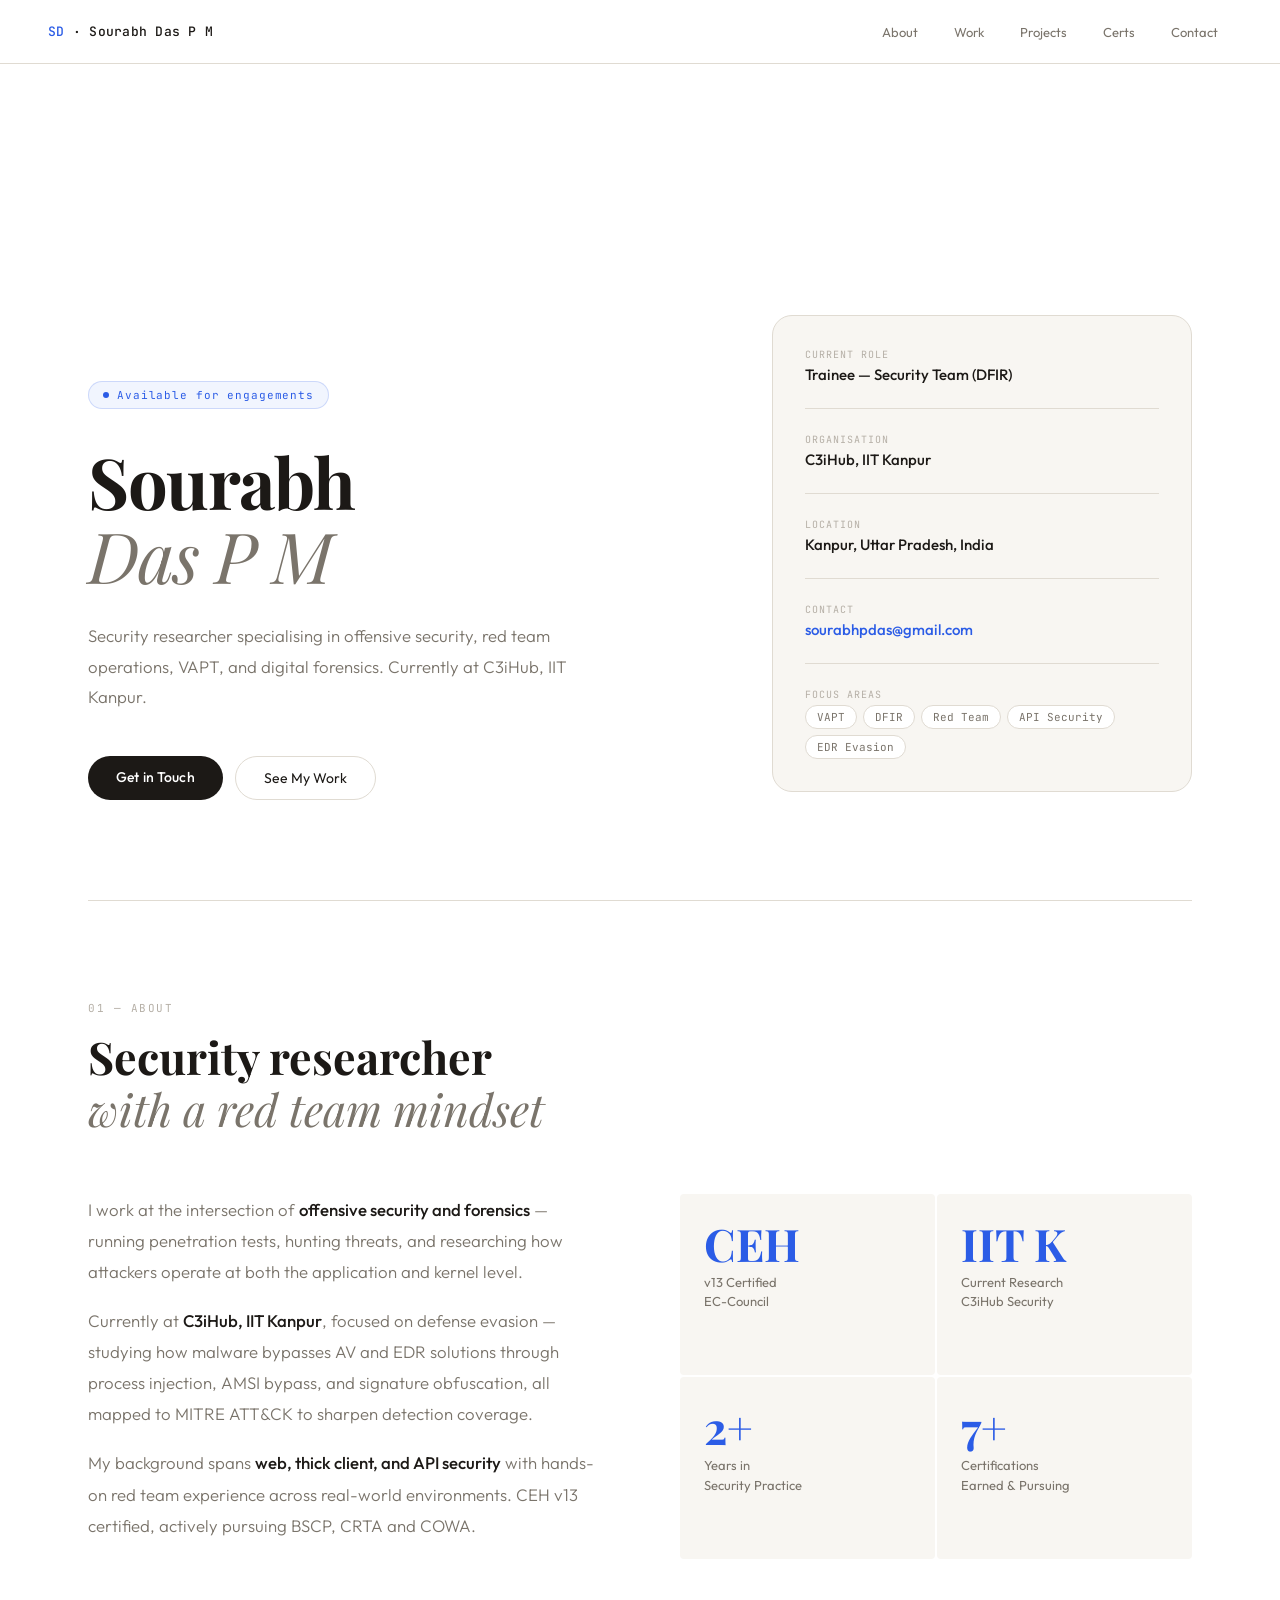
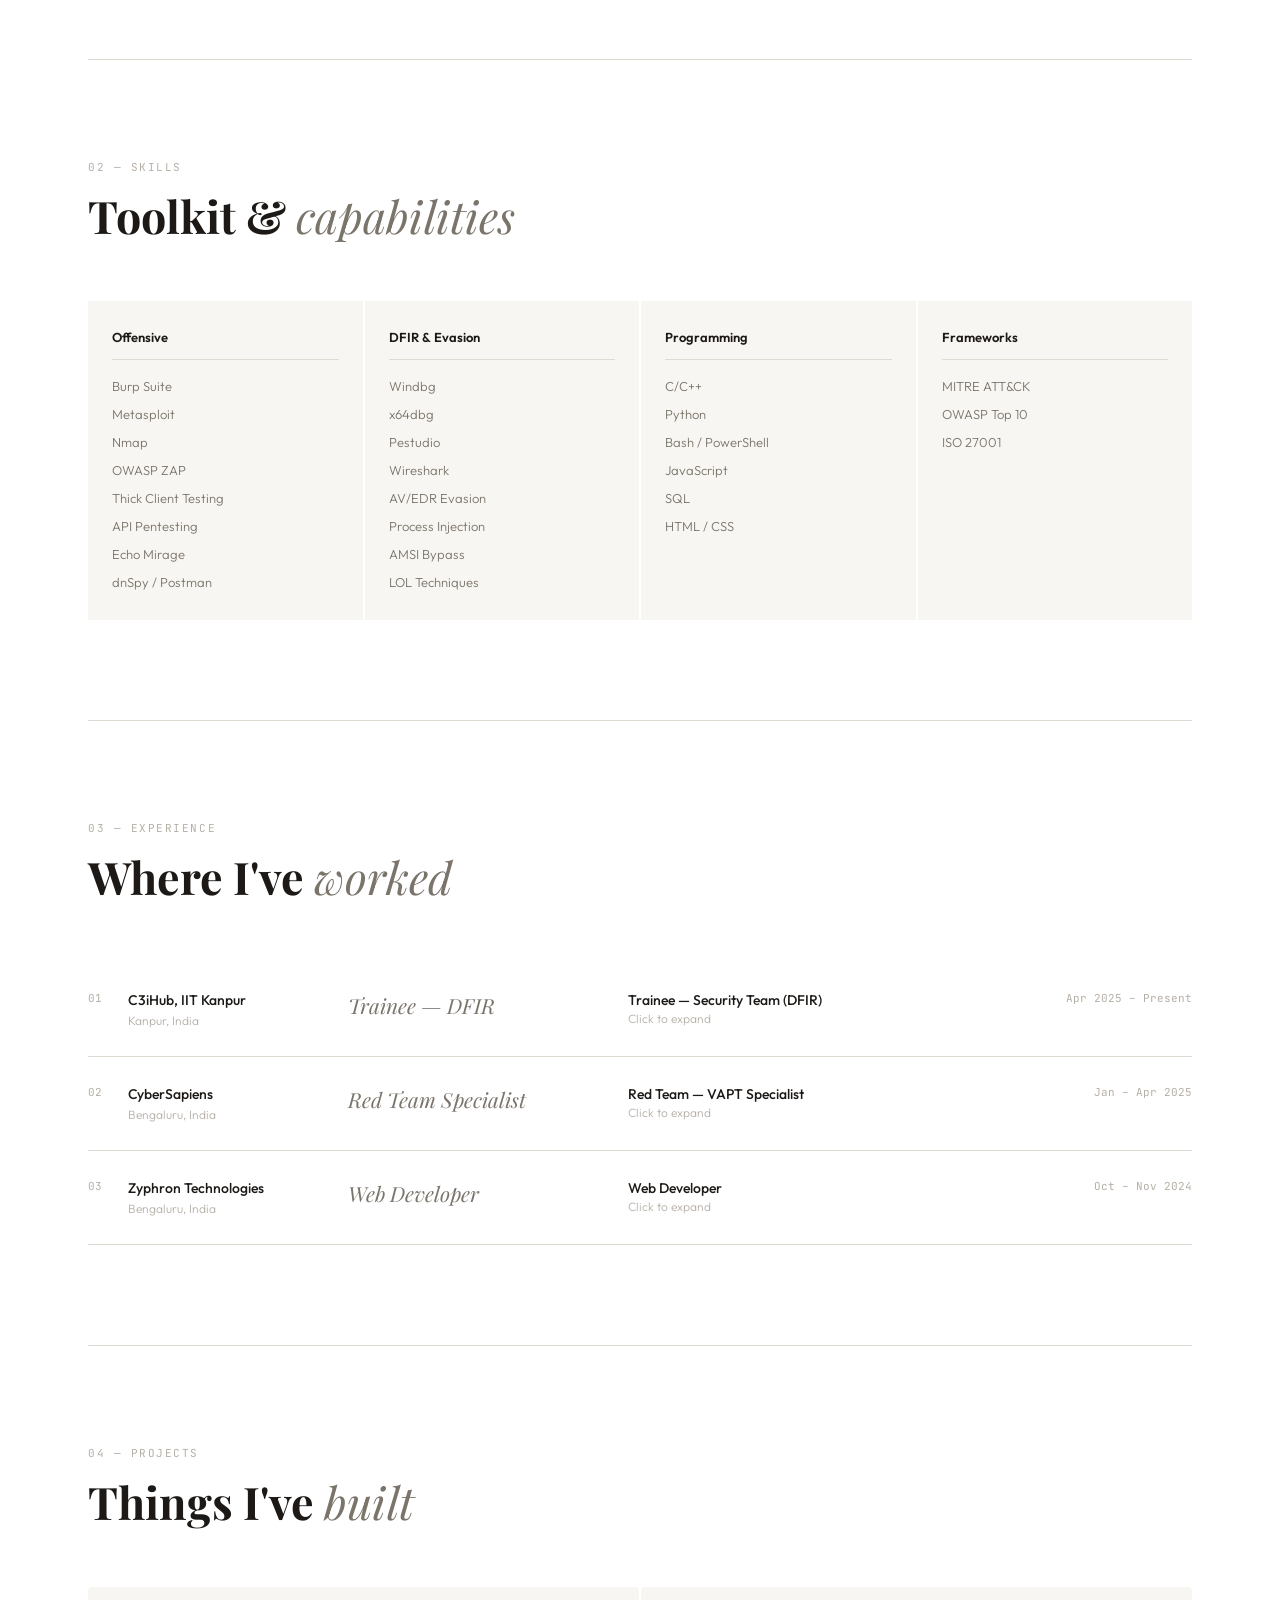
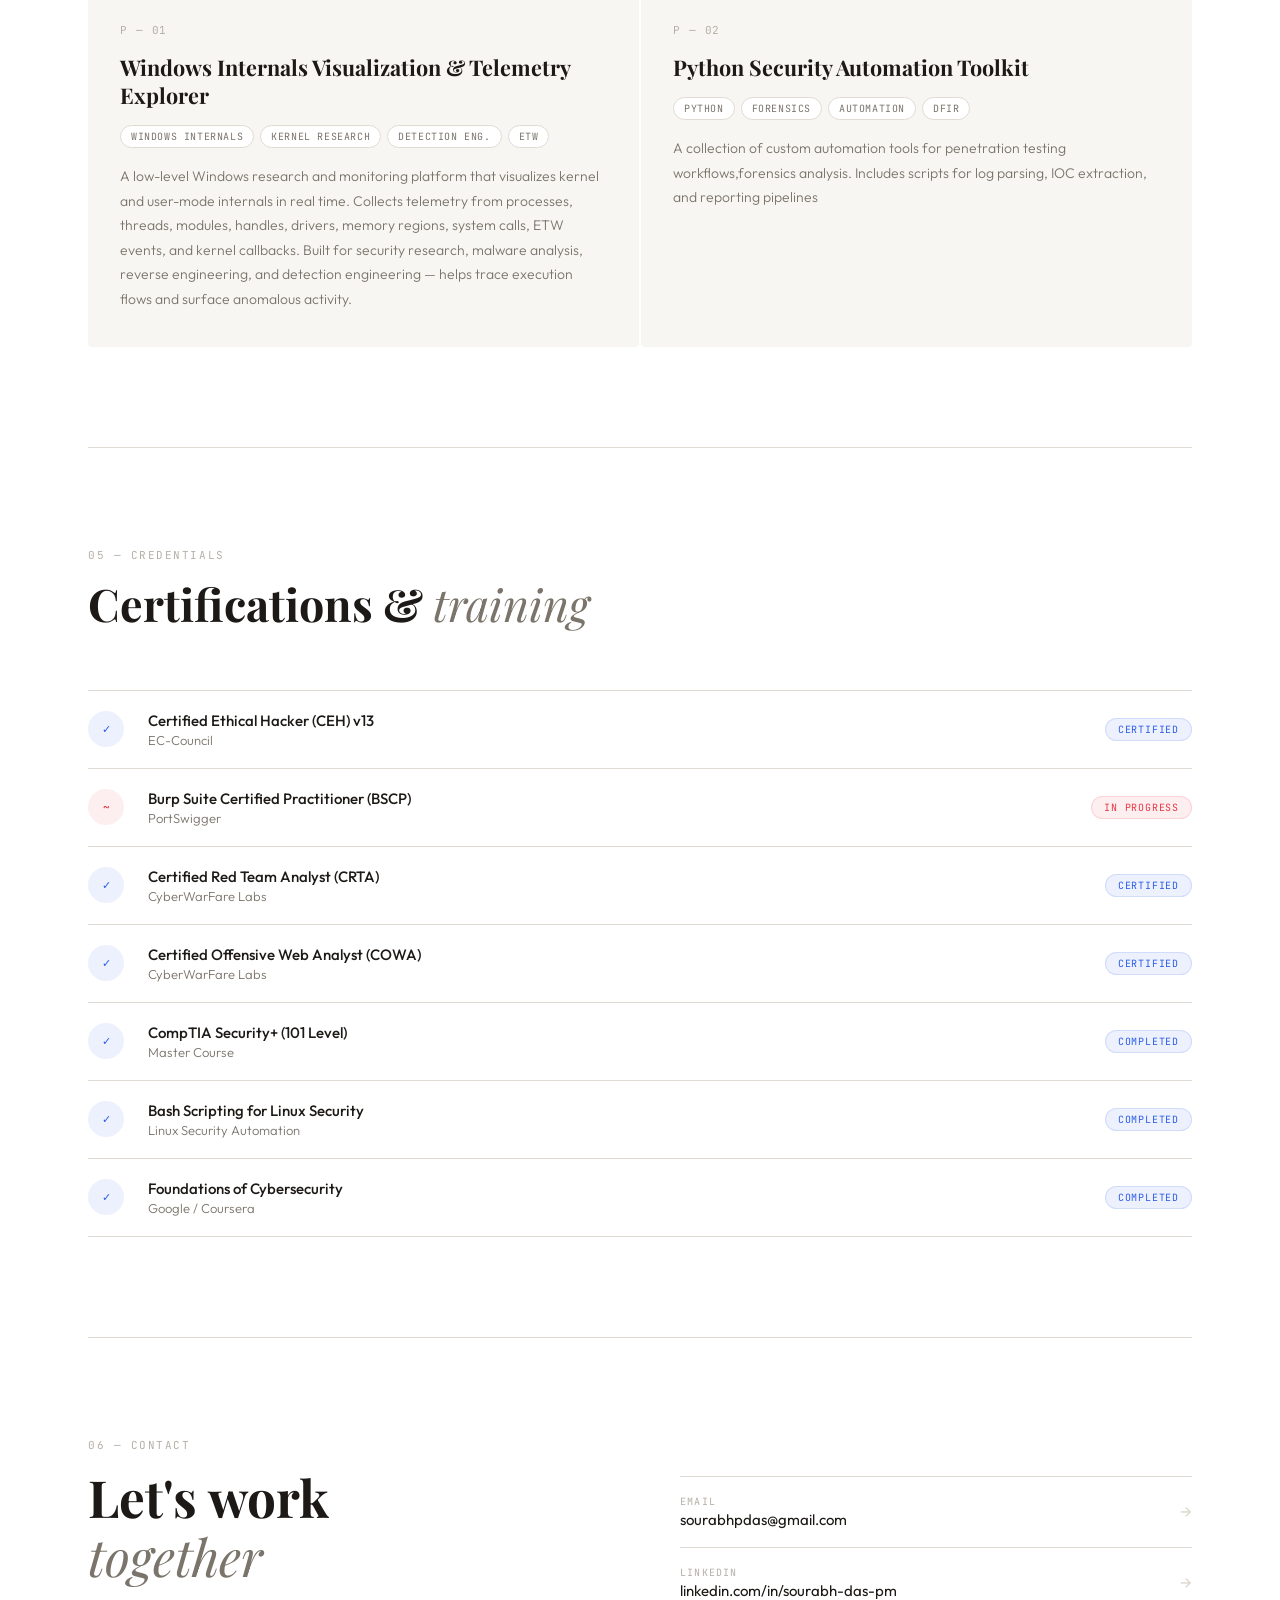
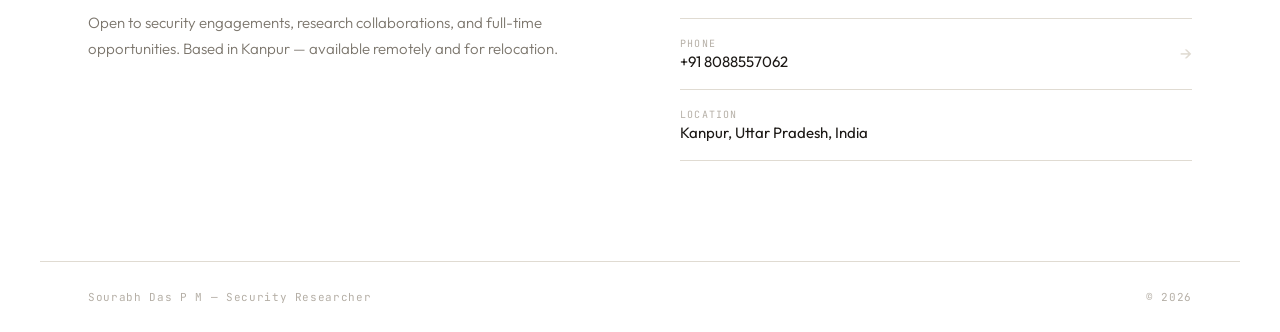
<file: old.html>
<!DOCTYPE html>
<html lang="en">
<head>
<meta charset="UTF-8">
<meta name="viewport" content="width=device-width, initial-scale=1.0">
<title>Sourabh Das P M — Security Researcher</title>
<link rel="preconnect" href="https://fonts.googleapis.com">
<link rel="preconnect" href="https://fonts.gstatic.com" crossorigin>
<link href="https://fonts.googleapis.com/css2?family=Playfair+Display:ital,wght@0,400;0,700;1,400;1,700&family=Outfit:wght@300;400;500;600&family=JetBrains+Mono:wght@400;500&display=swap" rel="stylesheet">
<style>
*,*::before,*::after{box-sizing:border-box;margin:0;padding:0}

:root{
  --white:#ffffff;
  --off:#f8f6f2;
  --light:#eeebe4;
  --border:#e0dbd2;
  --text:#1c1916;
  --muted:#7a746b;
  --subtle:#b5afa6;
  --accent:#2b5ce6;
  --accent2:#e63946;
  --serif:'Playfair Display',Georgia,serif;
  --body:'Outfit',sans-serif;
  --mono:'JetBrains Mono',monospace;
}

html{scroll-behavior:smooth}
body{background:var(--white);color:var(--text);font-family:var(--body);-webkit-font-smoothing:antialiased;overflow-x:hidden}
::selection{background:#2b5ce620;color:var(--accent)}

/* ── NAV ── */
nav{
  position:fixed;top:0;left:0;right:0;z-index:99;
  display:flex;align-items:center;justify-content:space-between;
  padding:0 48px;height:64px;
  background:rgba(255,255,255,0.92);backdrop-filter:blur(16px);
  border-bottom:1px solid var(--border);
}
.nav-id{font-family:var(--mono);font-size:13px;font-weight:500;letter-spacing:0.02em;color:var(--text)}
.nav-id span{color:var(--accent)}
.nav-r{display:flex;align-items:center;gap:8px}
.nav-r a{
  font-family:var(--body);font-size:13px;font-weight:400;color:var(--muted);
  text-decoration:none;padding:6px 14px;border-radius:100px;transition:all 0.2s
}
.nav-r a:hover{color:var(--text);background:var(--light)}

/* ── HERO ── */
#hero{
  padding:160px 48px 100px;
  display:grid;grid-template-columns:1fr 420px;gap:80px;align-items:end;
  max-width:1200px;margin:0 auto;min-height:100vh;
}
.hero-l{}
.hero-tag{
  display:inline-flex;align-items:center;gap:8px;
  font-family:var(--mono);font-size:11px;letter-spacing:0.08em;color:var(--accent);
  background:#2b5ce610;border:1px solid #2b5ce630;
  padding:6px 14px;border-radius:100px;margin-bottom:36px;
}
.dot-live{width:6px;height:6px;border-radius:50%;background:var(--accent);animation:blink 2s infinite}
@keyframes blink{0%,100%{opacity:1}50%{opacity:0.3}}

.hero-h{
  font-family:var(--serif);font-size:clamp(3rem,5.5vw,5.5rem);
  font-weight:700;line-height:1.05;letter-spacing:-0.02em;
  color:var(--text);margin-bottom:8px
}
.hero-h .line2{font-weight:400;font-style:italic;color:var(--muted)}
.hero-sub{
  font-size:1.05rem;color:var(--muted);font-weight:300;
  max-width:500px;line-height:1.8;margin:28px 0 44px
}
.hero-btns{display:flex;gap:12px;flex-wrap:wrap}
.btn-solid{
  font-family:var(--body);font-size:14px;font-weight:500;
  background:var(--text);color:var(--white);
  padding:12px 28px;border-radius:100px;text-decoration:none;
  transition:transform 0.2s,background 0.2s;letter-spacing:0.01em
}
.btn-solid:hover{background:#333;transform:translateY(-1px)}
.btn-outline{
  font-family:var(--body);font-size:14px;font-weight:400;
  color:var(--text);border:1.5px solid var(--border);
  padding:12px 28px;border-radius:100px;text-decoration:none;
  transition:border-color 0.2s,transform 0.2s
}
.btn-outline:hover{border-color:var(--text);transform:translateY(-1px)}

.hero-r{padding-bottom:8px}
.hero-card{
  background:var(--off);border:1px solid var(--border);border-radius:20px;
  padding:32px;display:flex;flex-direction:column;gap:24px
}
.hc-row{display:flex;flex-direction:column;gap:4px}
.hc-label{font-family:var(--mono);font-size:10px;letter-spacing:0.1em;text-transform:uppercase;color:var(--subtle)}
.hc-val{font-size:15px;font-weight:500;color:var(--text)}
.hc-val a{color:var(--accent);text-decoration:none}
.hc-val a:hover{text-decoration:underline}
.hc-div{height:1px;background:var(--border)}
.hc-badges{display:flex;flex-wrap:wrap;gap:6px}
.badge{
  font-family:var(--mono);font-size:11px;
  padding:4px 11px;border-radius:100px;
  background:var(--white);border:1px solid var(--border);color:var(--muted)
}

/* ── WRAPPER ── */
.wrap{max-width:1200px;margin:0 auto;padding:0 48px}

/* ── SECTION ── */
.section{padding:100px 0;border-top:1px solid var(--border)}

.eyebrow{
  font-family:var(--mono);font-size:11px;letter-spacing:0.14em;
  text-transform:uppercase;color:var(--subtle);margin-bottom:16px
}
.sec-h{
  font-family:var(--serif);font-size:clamp(2rem,3.5vw,3rem);
  font-weight:700;color:var(--text);line-height:1.15;margin-bottom:60px
}
.sec-h em{font-style:italic;font-weight:400;color:var(--muted)}

/* ── ABOUT ── */
.about-cols{display:grid;grid-template-columns:1fr 1fr;gap:80px}
.about-body p{font-size:1.05rem;color:var(--muted);line-height:1.85;margin-bottom:18px;font-weight:300}
.about-body strong{color:var(--text);font-weight:500}
.about-numbers{display:grid;grid-template-columns:1fr 1fr;gap:2px}
.num-card{
  background:var(--off);padding:28px 24px;
  border-radius:4px;transition:background 0.2s
}
.num-card:hover{background:var(--light)}
.num-big{
  font-family:var(--serif);font-size:2.8rem;font-weight:700;
  color:var(--accent);line-height:1;margin-bottom:6px
}
.num-desc{font-size:13px;color:var(--muted);font-weight:400;line-height:1.5}

/* ── SKILLS ── */
.skills-cols{display:grid;grid-template-columns:repeat(4,1fr);gap:2px}
.skill-col{background:var(--off);padding:28px 24px;transition:background 0.2s}
.skill-col:hover{background:var(--light)}
.skill-col-h{
  font-family:var(--body);font-size:13px;font-weight:600;
  color:var(--text);margin-bottom:16px;padding-bottom:14px;
  border-bottom:1px solid var(--border)
}
.skill-items{display:flex;flex-direction:column;gap:8px}
.skill-item{font-size:13px;color:var(--muted);font-weight:300;padding:2px 0}

/* ── EXPERIENCE ── */
.exp-table{width:100%;border-collapse:collapse}
.exp-row{border-bottom:1px solid var(--border);cursor:default}
.exp-row:hover .exp-role-cell{color:var(--accent)}
.exp-row td{padding:28px 0;vertical-align:top}
.exp-num{font-family:var(--mono);font-size:11px;color:var(--subtle);width:40px;padding-top:5px}
.exp-org-cell{width:220px;padding-right:40px}
.exp-org-name{font-size:14px;font-weight:500;color:var(--text);margin-bottom:4px}
.exp-org-loc{font-size:12px;color:var(--subtle);font-weight:300}
.exp-role-cell{font-family:var(--serif);font-size:1.3rem;font-style:italic;color:var(--muted);width:280px;padding-right:40px;transition:color 0.2s}
.exp-date-cell{font-family:var(--mono);font-size:11px;color:var(--subtle);white-space:nowrap;text-align:right;padding-top:5px}
.exp-desc{font-size:13px;color:var(--muted);font-weight:300;padding:0 0 28px 40px;line-height:1.75;max-width:700px;display:none}
.exp-desc.open{display:block}
.exp-desc ul{list-style:none;display:flex;flex-direction:column;gap:7px}
.exp-desc ul li{padding-left:16px;position:relative}
.exp-desc ul li::before{content:'→';position:absolute;left:0;color:var(--accent);font-size:11px;top:3px}

/* ── PROJECTS ── */
.proj-grid{display:grid;grid-template-columns:1fr 1fr;gap:2px}
.proj-card{
  background:var(--off);padding:36px 32px;
  border-radius:4px;transition:background 0.2s;
  display:flex;flex-direction:column;gap:16px
}
.proj-card:hover{background:var(--light)}
.proj-n{font-family:var(--mono);font-size:11px;color:var(--subtle);letter-spacing:0.08em}
.proj-t{font-family:var(--serif);font-size:1.35rem;font-weight:700;color:var(--text);line-height:1.3}
.proj-chips{display:flex;flex-wrap:wrap;gap:6px}
.chip{
  font-family:var(--mono);font-size:10px;letter-spacing:0.06em;
  text-transform:uppercase;padding:4px 10px;border-radius:100px;
  background:var(--white);border:1px solid var(--border);color:var(--muted)
}
.proj-d{font-size:14px;color:var(--muted);font-weight:300;line-height:1.75}

/* ── CERTS ── */
.cert-list{display:flex;flex-direction:column;gap:0}
.cert-row{
  display:flex;align-items:center;padding:20px 0;
  border-bottom:1px solid var(--border);gap:24px
}
.cert-row:first-child{border-top:1px solid var(--border)}
.cert-mark{
  width:36px;height:36px;border-radius:100px;
  display:flex;align-items:center;justify-content:center;
  font-family:var(--mono);font-size:11px;font-weight:500;flex-shrink:0
}
.cert-mark.done{background:#2b5ce615;color:var(--accent)}
.cert-mark.wip{background:#e6394615;color:var(--accent2)}
.cert-info{flex:1}
.cert-name{font-size:15px;font-weight:500;color:var(--text);margin-bottom:2px}
.cert-iss{font-size:13px;color:var(--muted);font-weight:300}
.cert-pill{
  font-family:var(--mono);font-size:10px;letter-spacing:0.08em;
  text-transform:uppercase;padding:4px 12px;border-radius:100px;flex-shrink:0
}
.cert-pill.done{background:#2b5ce615;color:var(--accent);border:1px solid #2b5ce625}
.cert-pill.wip{background:#e6394615;color:var(--accent2);border:1px solid #e6394625}

/* ── CONTACT ── */
.contact-wrap{
  display:grid;grid-template-columns:1fr 1fr;gap:80px;align-items:start
}
.contact-l{}
.contact-big{
  font-family:var(--serif);font-size:clamp(2rem,4vw,3.5rem);
  font-weight:700;line-height:1.15;margin-bottom:24px
}
.contact-big em{font-style:italic;font-weight:400;color:var(--muted)}
.contact-note{font-size:15px;color:var(--muted);font-weight:300;line-height:1.75}
.contact-links{display:flex;flex-direction:column;gap:0;margin-top:8px}
.cl{
  display:flex;align-items:center;justify-content:space-between;
  padding:18px 0;border-bottom:1px solid var(--border);text-decoration:none;
}
.cl:first-child{border-top:1px solid var(--border)}
.cl-l{display:flex;flex-direction:column;gap:2px}
.cl-lab{font-family:var(--mono);font-size:10px;letter-spacing:0.12em;text-transform:uppercase;color:var(--subtle)}
.cl-val{font-size:15px;font-weight:400;color:var(--text);transition:color 0.2s}
.cl-arr{font-size:18px;color:var(--border);transition:all 0.2s}
.cl:hover .cl-val{color:var(--accent)}
.cl:hover .cl-arr{color:var(--accent);transform:translateX(4px)}

/* ── FOOTER ── */
footer{
  border-top:1px solid var(--border);padding:28px 48px;
  max-width:1200px;margin:0 auto;
  display:flex;justify-content:space-between;align-items:center;flex-wrap:wrap;gap:12px
}
.fn{font-family:var(--mono);font-size:11px;color:var(--subtle);letter-spacing:0.06em}

/* ── FADE ── */
.fade{opacity:0;transform:translateY(18px);transition:opacity 0.55s ease,transform 0.55s ease}
.fade.in{opacity:1;transform:translateY(0)}

/* ── RESPONSIVE ── */
@media(max-width:900px){
  #hero{grid-template-columns:1fr;padding:120px 24px 80px}
  .hero-r{display:none}
  .wrap{padding:0 24px}
  .about-cols,.contact-wrap{grid-template-columns:1fr}
  .skills-cols{grid-template-columns:1fr 1fr}
  .proj-grid{grid-template-columns:1fr}
  .exp-org-cell,.exp-role-cell{display:none}
  nav{padding:0 24px}
  footer{padding:24px}
}
@media(max-width:600px){
  .nav-r a:not(:last-child){display:none}
  .skills-cols{grid-template-columns:1fr}
  .about-numbers{grid-template-columns:1fr}
}
</style>
</head>
<body>

<nav>
  <div class="nav-id"><span>SD</span> · Sourabh Das P M</div>
  <div class="nav-r">
    <a href="#about">About</a>
    <a href="#experience">Work</a>
    <a href="#projects">Projects</a>
    <a href="#certifications">Certs</a>
    <a href="#contact">Contact</a>
  </div>
</nav>

<!-- HERO -->
<div id="hero">
  <div class="hero-l">
    <div class="hero-tag"><div class="dot-live"></div> Available for engagements</div>
    <h1 class="hero-h">
      Sourabh<br>
      <span class="line2">Das P M</span>
    </h1>
    <p class="hero-sub">Security researcher specialising in offensive security, red team operations, VAPT, and digital forensics. Currently at C3iHub, IIT Kanpur.</p>
    <div class="hero-btns">
      <a href="#contact" class="btn-solid">Get in Touch</a>
      <a href="#experience" class="btn-outline">See My Work</a>
    </div>
  </div>

  <div class="hero-r">
    <div class="hero-card">
      <div class="hc-row">
        <div class="hc-label">Current Role</div>
        <div class="hc-val">Trainee — Security Team (DFIR)</div>
      </div>
      <div class="hc-div"></div>
      <div class="hc-row">
        <div class="hc-label">Organisation</div>
        <div class="hc-val">C3iHub, IIT Kanpur</div>
      </div>
      <div class="hc-div"></div>
      <div class="hc-row">
        <div class="hc-label">Location</div>
        <div class="hc-val">Kanpur, Uttar Pradesh, India</div>
      </div>
      <div class="hc-div"></div>
      <div class="hc-row">
        <div class="hc-label">Contact</div>
        <div class="hc-val"><a href="mailto:sourabhpdas@gmail.com">sourabhpdas@gmail.com</a></div>
      </div>
      <div class="hc-div"></div>
      <div class="hc-row">
        <div class="hc-label">Focus Areas</div>
        <div class="hc-badges">
          <span class="badge">VAPT</span>
          <span class="badge">DFIR</span>
          <span class="badge">Red Team</span>
          <span class="badge">API Security</span>
          <span class="badge">EDR Evasion</span>
        </div>
      </div>
    </div>
  </div>
</div>

<!-- ABOUT -->
<div class="wrap">
  <div class="section" id="about">
    <div class="eyebrow">01 — About</div>
    <h2 class="sec-h">Security researcher<br><em>with a red team mindset</em></h2>
    <div class="about-cols">
      <div class="about-body fade">
        <p>I work at the intersection of <strong>offensive security and forensics</strong> — running penetration tests, hunting threats, and researching how attackers operate at both the application and kernel level.</p>
        <p>Currently at <strong>C3iHub, IIT Kanpur</strong>, focused on defense evasion — studying how malware bypasses AV and EDR solutions through process injection, AMSI bypass, and signature obfuscation, all mapped to MITRE ATT&CK to sharpen detection coverage.</p>
        <p>My background spans <strong>web, thick client, and API security</strong> with hands-on red team experience across real-world environments. CEH v13 certified, actively pursuing BSCP, CRTA and COWA.</p>
      </div>
      <div class="about-numbers fade">
        <div class="num-card"><div class="num-big">CEH</div><div class="num-desc">v13 Certified<br>EC-Council</div></div>
        <div class="num-card"><div class="num-big">IIT K</div><div class="num-desc">Current Research<br>C3iHub Security</div></div>
        <div class="num-card"><div class="num-big">2+</div><div class="num-desc">Years in<br>Security Practice</div></div>
        <div class="num-card"><div class="num-big">7+</div><div class="num-desc">Certifications<br>Earned &amp; Pursuing</div></div>
      </div>
    </div>
  </div>
</div>

<!-- SKILLS -->
<div class="wrap">
  <div class="section" id="skills">
    <div class="eyebrow">02 — Skills</div>
    <h2 class="sec-h">Toolkit &amp; <em>capabilities</em></h2>
    <div class="skills-cols">
      <div class="skill-col fade">
        <div class="skill-col-h">Offensive</div>
        <div class="skill-items">
          <div class="skill-item">Burp Suite</div>
          <div class="skill-item">Metasploit</div>
          <div class="skill-item">Nmap</div>
          <div class="skill-item">OWASP ZAP</div>
          <div class="skill-item">Thick Client Testing</div>
          <div class="skill-item">API Pentesting</div>
          <div class="skill-item">Echo Mirage</div>
          <div class="skill-item">dnSpy / Postman</div>
        </div>
      </div>
      <div class="skill-col fade">
        <div class="skill-col-h">DFIR &amp; Evasion</div>
        <div class="skill-items">
          <div class="skill-item">Windbg</div>
          <div class="skill-item">x64dbg</div>
          <div class="skill-item">Pestudio</div>
          <div class="skill-item">Wireshark</div>
          <div class="skill-item">AV/EDR Evasion</div>
          <div class="skill-item">Process Injection</div>
          <div class="skill-item">AMSI Bypass</div>
          <div class="skill-item">LOL Techniques</div>
        </div>
      </div>
      <div class="skill-col fade">
        <div class="skill-col-h">Programming</div>
        <div class="skill-items">
          <div class="skill-item">C/C++</div>
          <div class="skill-item">Python</div>
          <div class="skill-item">Bash / PowerShell</div>
          <div class="skill-item">JavaScript</div>
          <div class="skill-item">SQL</div>
          <div class="skill-item">HTML / CSS</div>
        </div>
      </div>
      <div class="skill-col fade">
        <div class="skill-col-h">Frameworks</div>
        <div class="skill-items">
          <div class="skill-item">MITRE ATT&CK</div>
          <div class="skill-item">OWASP Top 10</div>
          <div class="skill-item">ISO 27001</div>
        </div>
      </div>
    </div>
  </div>
</div>

<!-- EXPERIENCE -->
<div class="wrap">
  <div class="section" id="experience">
    <div class="eyebrow">03 — Experience</div>
    <h2 class="sec-h">Where I've <em>worked</em></h2>
    <table class="exp-table">
      <tbody>
        <tr class="exp-row fade" onclick="toggleExp(this)">
          <td class="exp-num">01</td>
          <td class="exp-org-cell">
            <div class="exp-org-name">C3iHub, IIT Kanpur</div>
            <div class="exp-org-loc">Kanpur, India</div>
          </td>
          <td class="exp-role-cell">Trainee — DFIR</td>
          <td><div style="font-size:14px;font-weight:500;color:var(--text);margin-bottom:2px">Trainee — Security Team (DFIR)</div><div style="font-size:12px;color:var(--subtle);font-weight:300">Click to expand</div></td>
          <td class="exp-date-cell">Apr 2025 – Present</td>
        </tr>
        <tr><td colspan="5"><div class="exp-desc">
          <ul>
            <li>Digital forensics and incident response operations using Autopsy, Volatility, and FTK Imager.</li>
            <li>Researching AV/EDR evasion — process injection, AMSI bypass, signature obfuscation, LOTL binaries — mapped to MITRE ATT&CK T1562.</li>
            <li>Malware analysis and threat hunting to improve endpoint detection logic.</li>
            <li>Collaborating with IIT Kanpur researchers on threat detection and defensive tooling.</li>
            <li>Building Python automation for log analysis, forensics workflows, and monitoring pipelines.</li>
          </ul>
        </div></td></tr>

        <tr class="exp-row fade" onclick="toggleExp(this)">
          <td class="exp-num">02</td>
          <td class="exp-org-cell">
            <div class="exp-org-name">CyberSapiens</div>
            <div class="exp-org-loc">Bengaluru, India</div>
          </td>
          <td class="exp-role-cell">Red Team Specialist</td>
          <td><div style="font-size:14px;font-weight:500;color:var(--text);margin-bottom:2px">Red Team — VAPT Specialist</div><div style="font-size:12px;color:var(--subtle);font-weight:300">Click to expand</div></td>
          <td class="exp-date-cell">Jan – Apr 2025</td>
        </tr>
        <tr><td colspan="5"><div class="exp-desc">
          <ul>
            <li>Vulnerability assessments and penetration tests for web, Windows, and Linux systems.</li>
            <li>Thick client security assessments — binary analysis, traffic interception, insecure storage using Echo Mirage and dnSpy.</li>
            <li>API penetration testing covering OWASP API Top 10: BOLA, excessive data exposure, mass assignment.</li>
            <li>Delivered security reports with risk ratings, exploit evidence, and remediation steps.</li>
            <li>Social engineering assessments and phishing simulations.</li>
          </ul>
        </div></td></tr>

        <tr class="exp-row fade" onclick="toggleExp(this)">
          <td class="exp-num">03</td>
          <td class="exp-org-cell">
            <div class="exp-org-name">Zyphron Technologies</div>
            <div class="exp-org-loc">Bengaluru, India</div>
          </td>
          <td class="exp-role-cell">Web Developer</td>
          <td><div style="font-size:14px;font-weight:500;color:var(--text);margin-bottom:2px">Web Developer</div><div style="font-size:12px;color:var(--subtle);font-weight:300">Click to expand</div></td>
          <td class="exp-date-cell">Oct – Nov 2024</td>
        </tr>
        <tr><td colspan="5"><div class="exp-desc">
          <ul>
            <li>Developed secure-by-design web applications with input validation and authentication best practices.</li>
            <li>Security code reviews to identify and remediate vulnerabilities during development.</li>
          </ul>
        </div></td></tr>
      </tbody>
    </table>
  </div>
</div>

<!-- PROJECTS -->
<div class="wrap">
  <div class="section" id="projects">
    <div class="eyebrow">04 — Projects</div>
    <h2 class="sec-h">Things I've <em>built</em></h2>
    <div class="proj-grid">
      <div class="proj-card fade">
        <div class="proj-n">P — 01</div>
        <div class="proj-t">Windows Internals Visualization &amp; Telemetry Explorer</div>
        <div class="proj-chips">
          <span class="chip">Windows Internals</span>
          <span class="chip">Kernel Research</span>
          <span class="chip">Detection Eng.</span>
          <span class="chip">ETW</span>
        </div>
        <p class="proj-d">A low-level Windows research and monitoring platform that visualizes kernel and user-mode internals in real time. Collects telemetry from processes, threads, modules, handles, drivers, memory regions, system calls, ETW events, and kernel callbacks. Built for security research, malware analysis, reverse engineering, and detection engineering — helps trace execution flows and surface anomalous activity.</p>
      </div>
      <div class="proj-card fade">
        <div class="proj-n">P — 02</div>
        <div class="proj-t">Python Security Automation Toolkit</div>
        <div class="proj-chips">
          <span class="chip">Python</span>
          <span class="chip">Forensics</span>
          <span class="chip">Automation</span>
          <span class="chip">DFIR</span>
        </div>
        <p class="proj-d">A collection of custom automation tools for penetration testing workflows,forensics analysis. Includes scripts for log parsing, IOC extraction, and reporting pipelines</p>
      </div>
    </div>
  </div>
</div>

<!-- CERTIFICATIONS -->
<div class="wrap">
  <div class="section" id="certifications">
    <div class="eyebrow">05 — Credentials</div>
    <h2 class="sec-h">Certifications &amp; <em>training</em></h2>
    <div class="cert-list">
      <div class="cert-row fade">
        <div class="cert-mark done">✓</div>
        <div class="cert-info"><div class="cert-name">Certified Ethical Hacker (CEH) v13</div><div class="cert-iss">EC-Council</div></div>
        <span class="cert-pill done">Certified</span>
      </div>
      <div class="cert-row fade">
        <div class="cert-mark wip">~</div>
        <div class="cert-info"><div class="cert-name">Burp Suite Certified Practitioner (BSCP)</div><div class="cert-iss">PortSwigger</div></div>
        <span class="cert-pill wip">In Progress</span>
      </div>
      <div class="cert-row fade">
        <div class="cert-mark done">✓</div>
        <div class="cert-info"><div class="cert-name">Certified Red Team Analyst (CRTA)</div><div class="cert-iss">CyberWarFare Labs</div></div>
        <span class="cert-pill done">Certified</span>
      </div>
      <div class="cert-row fade">
        <div class="cert-mark done">✓</div>
        <div class="cert-info"><div class="cert-name">Certified Offensive Web Analyst (COWA)</div><div class="cert-iss">CyberWarFare Labs</div></div>
        <span class="cert-pill done">Certified</span>
      </div>
      <div class="cert-row fade">
        <div class="cert-mark done">✓</div>
        <div class="cert-info"><div class="cert-name">CompTIA Security+ (101 Level)</div><div class="cert-iss">Master Course</div></div>
        <span class="cert-pill done">Completed</span>
      </div>
      <div class="cert-row fade">
        <div class="cert-mark done">✓</div>
        <div class="cert-info"><div class="cert-name">Bash Scripting for Linux Security</div><div class="cert-iss">Linux Security Automation</div></div>
        <span class="cert-pill done">Completed</span>
      </div>
      <div class="cert-row fade">
        <div class="cert-mark done">✓</div>
        <div class="cert-info"><div class="cert-name">Foundations of Cybersecurity</div><div class="cert-iss">Google / Coursera</div></div>
        <span class="cert-pill done">Completed</span>
      </div>
    </div>
  </div>
</div>

<!-- CONTACT -->
<div class="wrap">
  <div class="section" id="contact">
    <div class="eyebrow">06 — Contact</div>
    <div class="contact-wrap">
      <div class="fade">
        <div class="contact-big">Let's work<br><em>together</em></div>
        <p class="contact-note">Open to security engagements, research collaborations, and full-time opportunities. Based in Kanpur — available remotely and for relocation.</p>
      </div>
      <div class="contact-links fade">
        <a href="mailto:sourabhpdas@gmail.com" class="cl">
          <div class="cl-l"><div class="cl-lab">Email</div><div class="cl-val">sourabhpdas@gmail.com</div></div>
          <div class="cl-arr">→</div>
        </a>
        <a href="https://linkedin.com/in/sourabh-das-pm" target="_blank" class="cl">
          <div class="cl-l"><div class="cl-lab">LinkedIn</div><div class="cl-val">linkedin.com/in/sourabh-das-pm</div></div>
          <div class="cl-arr">→</div>
        </a>
        <a href="tel:+918088557062" class="cl">
          <div class="cl-l"><div class="cl-lab">Phone</div><div class="cl-val">+91 8088557062</div></div>
          <div class="cl-arr">→</div>
        </a>
        <div class="cl" style="cursor:default">
          <div class="cl-l"><div class="cl-lab">Location</div><div class="cl-val">Kanpur, Uttar Pradesh, India</div></div>
          <div class="cl-arr" style="opacity:0">→</div>
        </div>
      </div>
    </div>
  </div>
</div>

<footer>
  <span class="fn">Sourabh Das P M — Security Researcher</span>
  <span class="fn" id="yr"></span>
</footer>

<script>
document.getElementById('yr').textContent = '© ' + new Date().getFullYear();

const obs = new IntersectionObserver(entries => {
  entries.forEach((e,i) => {
    if(e.isIntersecting){
      setTimeout(()=>e.target.classList.add('in'), i*70);
      obs.unobserve(e.target);
    }
  });
},{threshold:0.07});
document.querySelectorAll('.fade').forEach(el=>obs.observe(el));

function toggleExp(row){
  const next = row.nextElementSibling;
  const desc = next.querySelector('.exp-desc');
  const hint = row.querySelector('td:nth-child(4) div:last-child');
  if(desc.classList.contains('open')){
    desc.classList.remove('open');
    if(hint) hint.textContent = 'Click to expand';
  } else {
    desc.classList.add('open');
    if(hint) hint.textContent = 'Click to collapse';
  }
}
</script>
</body>
</html>
</file>
